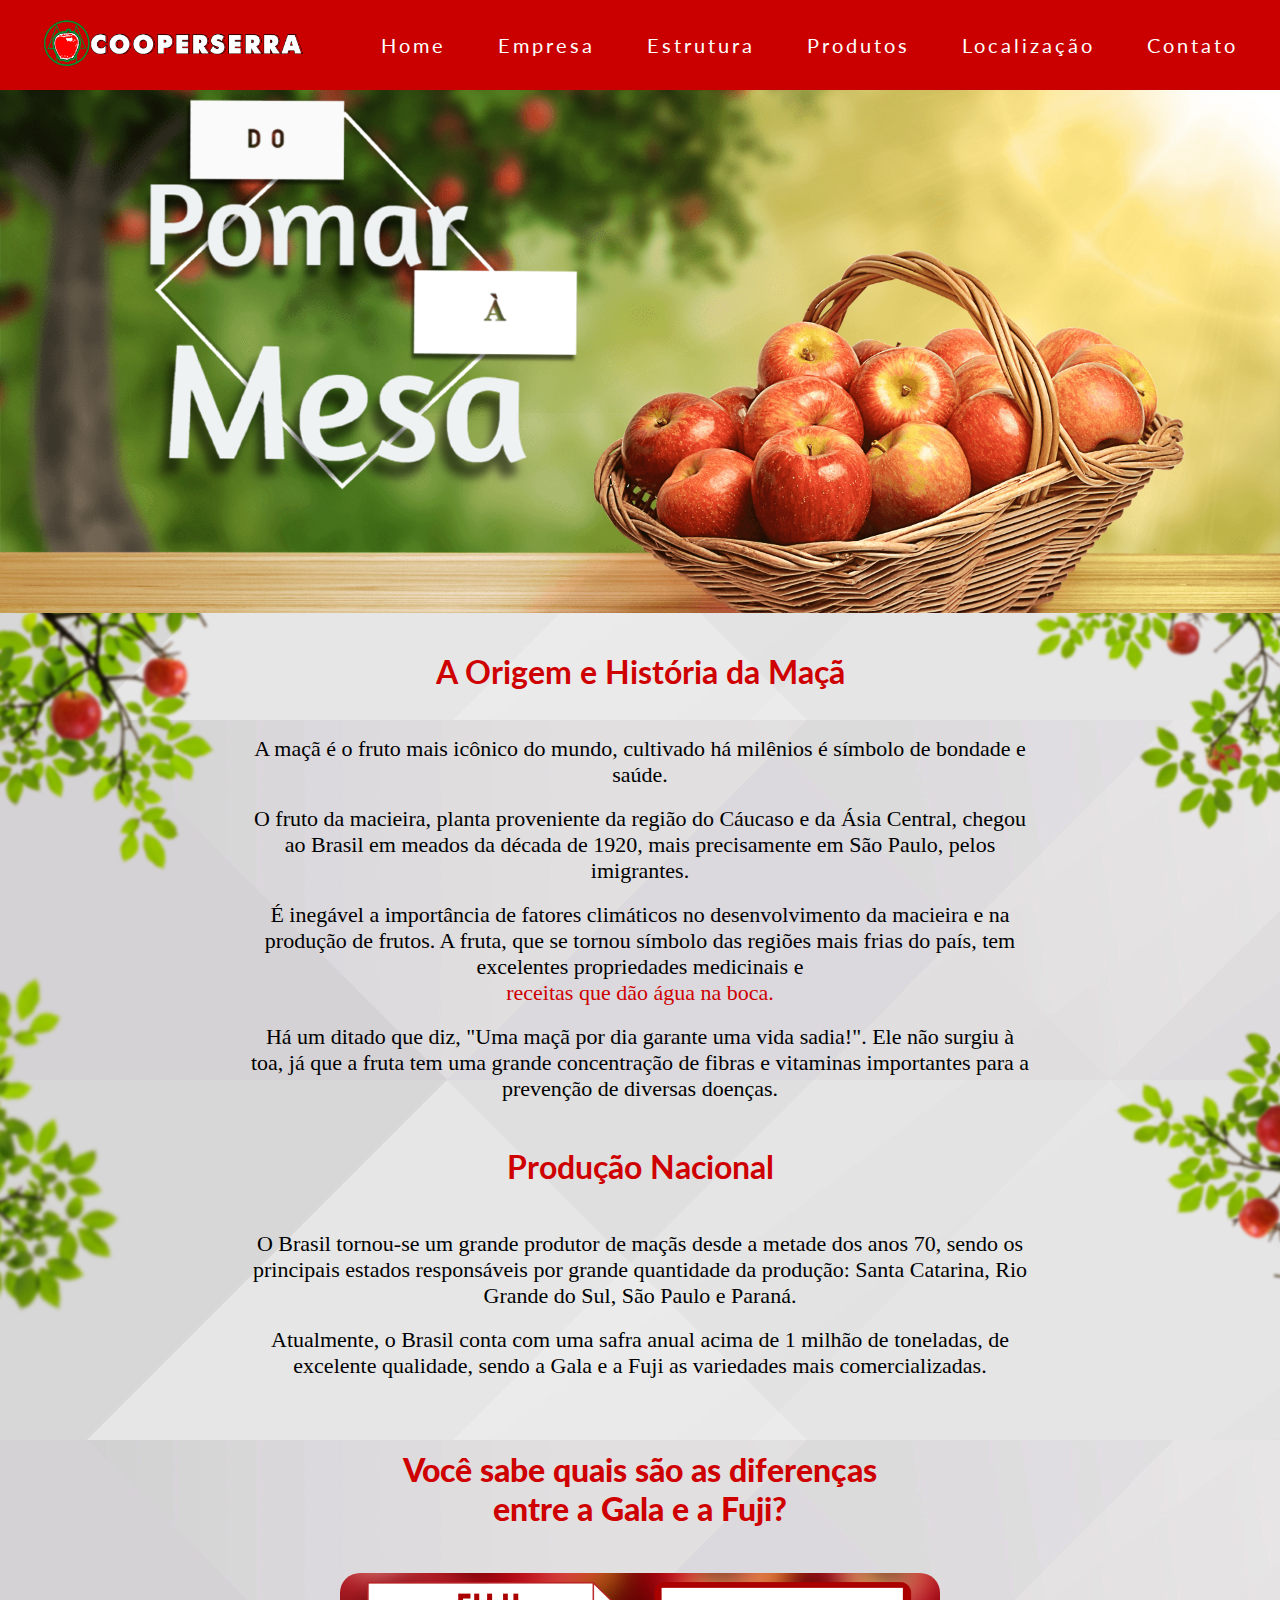
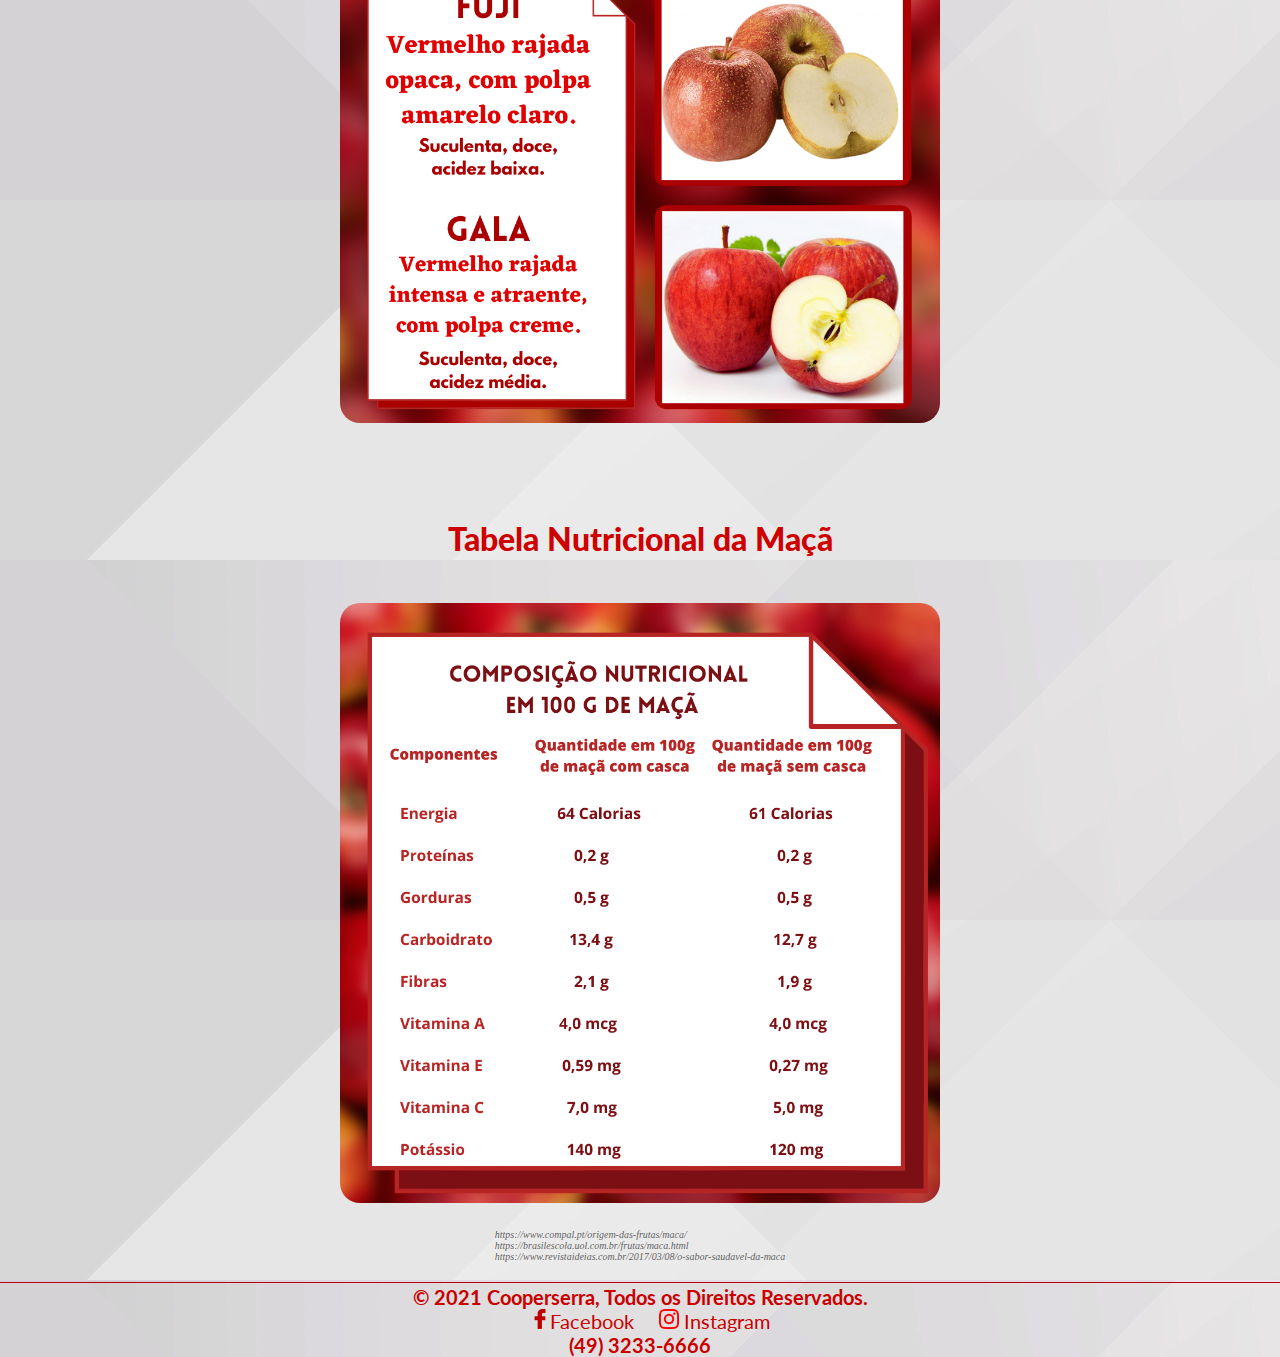
<file: index.html>
<!DOCTYPE html>
<html lang="br">
<head>
  <meta charset="UTF-8">
  <meta http-equiv="X-UA-Compatible" content="IE=edge">
  <meta name="viewport" content="width=device-width, initial-scale=1.0">
  <link rel="stylesheet" href="index.css">
  <link rel="stylesheet" href="nav_footer.css">
  <link rel="preconnect" href="https://fonts.googleapis.com">
  <link rel="preconnect" href="https://fonts.gstatic.com" crossorigin>
  <link href="https://fonts.googleapis.com/css2?family=Lato:wght@700&display=swap" rel="stylesheet">
  <link rel="sortcut icon" href="img/logo.png"/>
  <title>Cooperserra | Do Pomar à Mesa</title>
</head>
<body>  
  <header>
    <nav>
      <a class="logo" href="index.html"><img src="img/logo_3d.png" width="320px"></a>
      <div class="mobile-menu">
         <div class="line1"></div>
         <div class="line2"></div>
         <div class="line3"></div>
      </div>
        <ul class="nav-list">
         <li><a href="index.html">Home</a></li>  
         <li><a href="empresa.html">Empresa</a></li>
         <li><a href="estrutura.html">Estrutura</a></li>
         <li><a href="produtos.html">Produtos</a></li>
         <li><a href="localizacao.html">Localização</a></li>
         <li><a href="contato.html">Contato</a></li>
        </ul>
    </nav>
</header>
<script src="mobile-navbar.js"></script>
  <section class="body">
    <img src="img/banner_principal.png" class="banner">

      <section class="historia_maca">
        <h1>A Origem e História da Maçã</h1>
          <p>A maçã é o fruto mais icônico do mundo, cultivado há milênios é símbolo de bondade e saúde.</p>
            <br>
          <p>O fruto da macieira, planta proveniente da região do Cáucaso e da Ásia Central, chegou ao Brasil em meados da década de 1920, mais precisamente em São Paulo, pelos imigrantes.</p>
            <br>
          <p>É inegável a importância de fatores climáticos no desenvolvimento da macieira e na produção de frutos. A fruta, que se tornou símbolo das regiões mais frias do país, tem excelentes propriedades medicinais e <a class="link_receitas" href="receitas.html">receitas que dão água na boca.</a></p>
            <br>
          <p>Há um ditado que diz, "Uma maçã por dia garante uma vida sadia!". Ele não surgiu à toa, já que a fruta tem uma grande concentração de fibras e vitaminas importantes para a prevenção de diversas doenças.</p>

        <h1>Produção Nacional</h1>
          <p>O Brasil tornou-se um grande produtor de maçãs desde a metade dos anos 70, sendo os principais estados responsáveis por grande quantidade da produção: Santa Catarina, Rio Grande do Sul, São Paulo e Paraná.</p>
            <br>
          <p>Atualmente, o Brasil conta com uma safra anual acima de 1 milhão de toneladas, de excelente qualidade, sendo a Gala e a Fuji as variedades mais comercializadas.</p>

      <section class="informacoes"> 
        <div class="tipos">
              <h1>Você sabe quais são as diferenças entre a Gala e a Fuji?</h1> 
          <img src="img/tipo_de_macas.png">
        </div>  

        <div class="tipos">
            <h1>Tabela Nutricional da Maçã</h1>
        <img src="img/tabela_maca.png">
        </div>

      </section>  

        <div class="fontes">
          <div><cite>https://www.compal.pt/origem-das-frutas/maca/</cite></div>
          <div><cite>https://brasilescola.uol.com.br/frutas/maca.html</cite> </div>
          <div><cite>https://www.revistaideias.com.br/2017/03/08/o-sabor-saudavel-da-maca</cite></div>
        </div>
     
</section> 
      <div class="hr"></div>
      <footer>          
           <h4>© 2021 Cooperserra, Todos os Direitos Reservados.</h4>     
       <div class="redes_sociais">  
           <a href="https://www.facebook.com/cooperativacooperserra/" target="_blank" class="face"><img src="img/facebook.png" width="20px">Facebook</a>
           <a href="https://www.instagram.com/cooperativacooperserra/" target="_blank" class="insta"><img src="img/instagram.png" width="20px"> Instagram</a>      
       </div>
          <h4>(49) 3233-6666</h4>
   </footer>
</section>
</body>
</html>
</file>
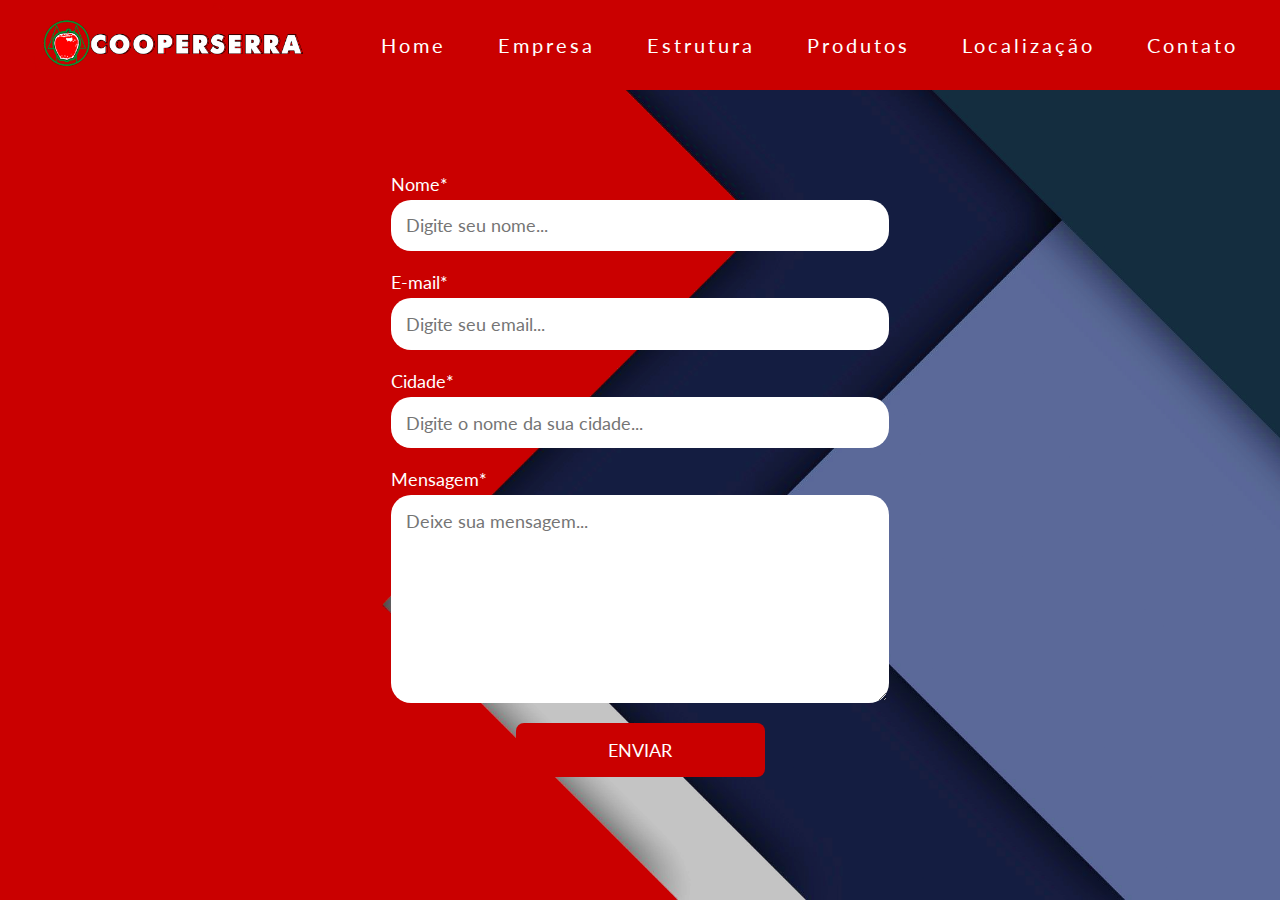
<file: contato.html>
<!DOCTYPE html>
<html lang="br">
<head>
     <meta charset="UTF-8">
     <meta http-equiv="X-UA-Compatible" content="IE=edge">
     <meta name="viewport" content="width=device-width, initial-scale=1.0">
     <link rel="stylesheet" href="contato.css">
     <link rel="stylesheet" href="nav_footer.css">
     <link rel="preconnect" href="https://fonts.googleapis.com">
     <link rel="preconnect" href="https://fonts.gstatic.com" crossorigin>
     <link href="https://fonts.googleapis.com/css2?family=Lato:wght@700&display=swap" rel="stylesheet">
     <link rel="sortcut icon" href="img/logo.png"/>
     <title>Cooperserra | Fale Conosco</title>
</head>
<body>
   <header>
      <nav>
        <a class="logo" href="index.html"><img src="img/logo_3d.png" width="320px"></a>
        <div class="mobile-menu">
           <div class="line1"></div>
           <div class="line2"></div>
           <div class="line3"></div>
        </div>
          <ul class="nav-list">
           <li><a href="index.html">Home</a></li>  
           <li><a href="empresa.html">Empresa</a></li>
           <li><a href="estrutura.html">Estrutura</a></li>
           <li><a href="produtos.html">Produtos</a></li>
           <li><a href="localizacao.html">Localização</a></li>
           <li><a href="contato.html">Contato</a></li>
          </ul>
      </nav>
  </header>
  <script src="mobile-navbar.js"></script>

   <section class="contato">   
      <form action="https://formsubmit.co/recepcao@cooperserra.com.br" method="POST" class="form">

         <label class="titulo_input" for="name">Nome*</label>
         <input type="text" name="Nome" id="name" placeholder="Digite seu nome..." required />

         <label class="titulo_input" for="email">E-mail*</label>
         <input type="email" name="Email" id="email" placeholder="Digite seu email..."  required />

         <label class="titulo_input" for="email">Cidade*</label>
         <input type="text" name="Cidade" id="cidade" placeholder="Digite o nome da sua cidade..."/>

         <label class="titulo_input" for="message">Mensagem*</label>
         <textarea name="Mensagem" id="message" placeholder="Deixe sua mensagem..."  required></textarea>

         <input type="hidden" name="_captcha" value="false" />
         <input type="hidden"name="_next" value="http://www.cooperserra.com.br/contato_obrigado.html"/>
         
         <button type="submit">Enviar</button>
         
      </form>     
   </section> 

</body>
</html>
</file>
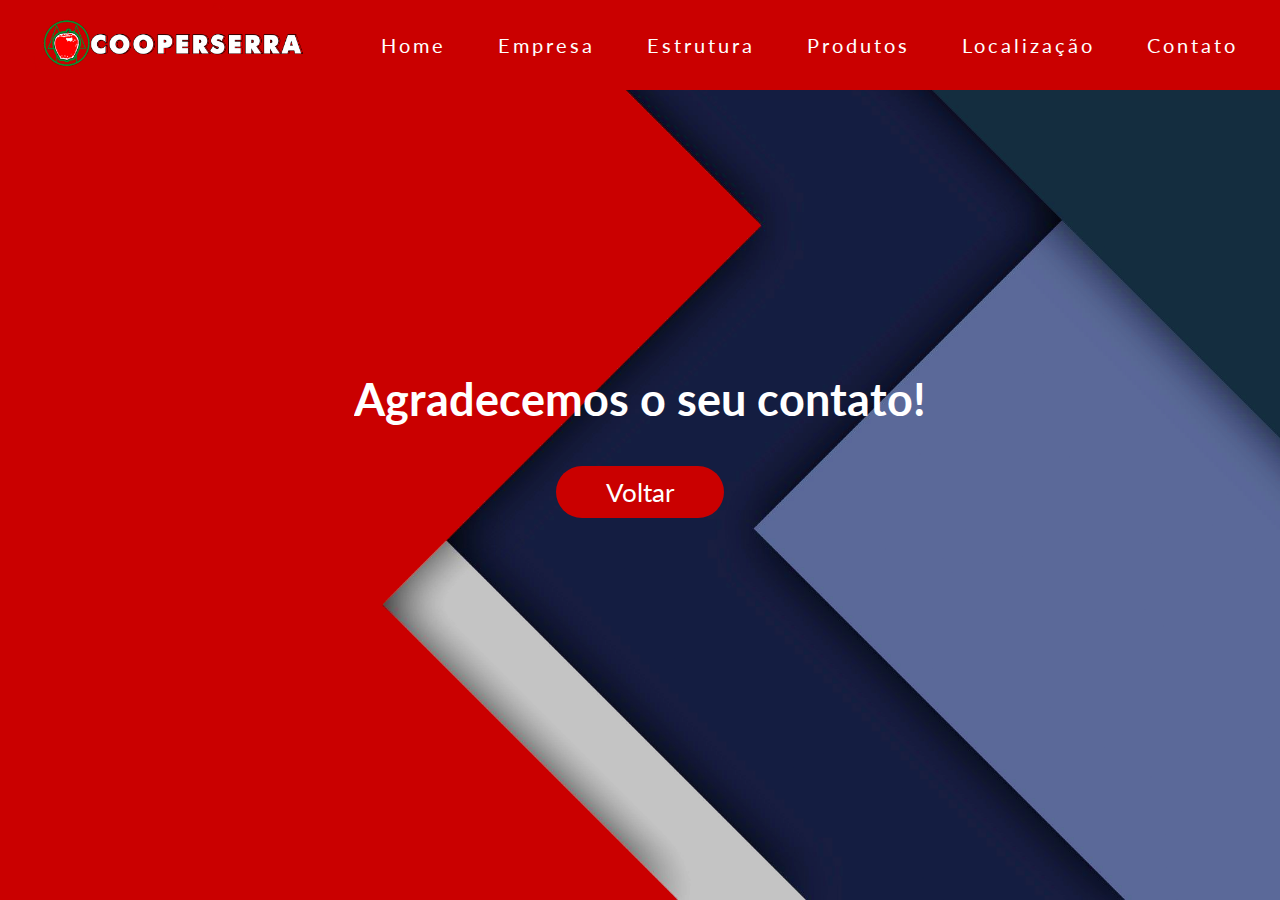
<file: contato_obrigado.html>
<!DOCTYPE html>
<html lang="br">
<head>
   <meta charset="UTF-8">
   <meta http-equiv="X-UA-Compatible" content="IE=edge">
   <meta name="viewport" content="width=device-width, initial-scale=1.0">
   <link rel="stylesheet" href="nav_footer.css">
   <link rel="stylesheet" href="contato.css">
   <link rel="preconnect" href="https://fonts.googleapis.com">
   <link rel="preconnect" href="https://fonts.gstatic.com" crossorigin>
   <link href="https://fonts.googleapis.com/css2?family=Lato:wght@700&display=swap" rel="stylesheet">
   <link rel="sortcut icon" href="img/logo.png"/>
   <title>Cooperserra | Obrigado</title>
</head>
<body>
      <header>
            <nav>
              <a class="logo" href="index.html"><img src="img/logo_3d.png" width="320px"></a>
              <div class="mobile-menu">
                 <div class="line1"></div>
                 <div class="line2"></div>
                 <div class="line3"></div>
              </div>
                <ul class="nav-list">
                 <li><a href="index.html">Home</a></li>  
                 <li><a href="empresa.html">Empresa</a></li>
                 <li><a href="estrutura.html" target="_blank">Estrutura</a></li>
                 <li><a href="produtos.html" target="_blank">Produtos</a></li>
                 <li><a href="localizacao.html" target="_blank">Localização</a></li>
                 <li><a href="contato.html" target="_blank">Contato</a></li>
                </ul>
            </nav>
        </header>
        <script src="mobile-navbar.js"></script>
<div class="body_obrigado">      
      <section class="form_obrigado">
            <h1>Agradecemos o seu contato!</h1>
            <a class="botao_voltar" href="contato.html">Voltar</a>
      </section>
</div>      
</body>
</html>
</file>
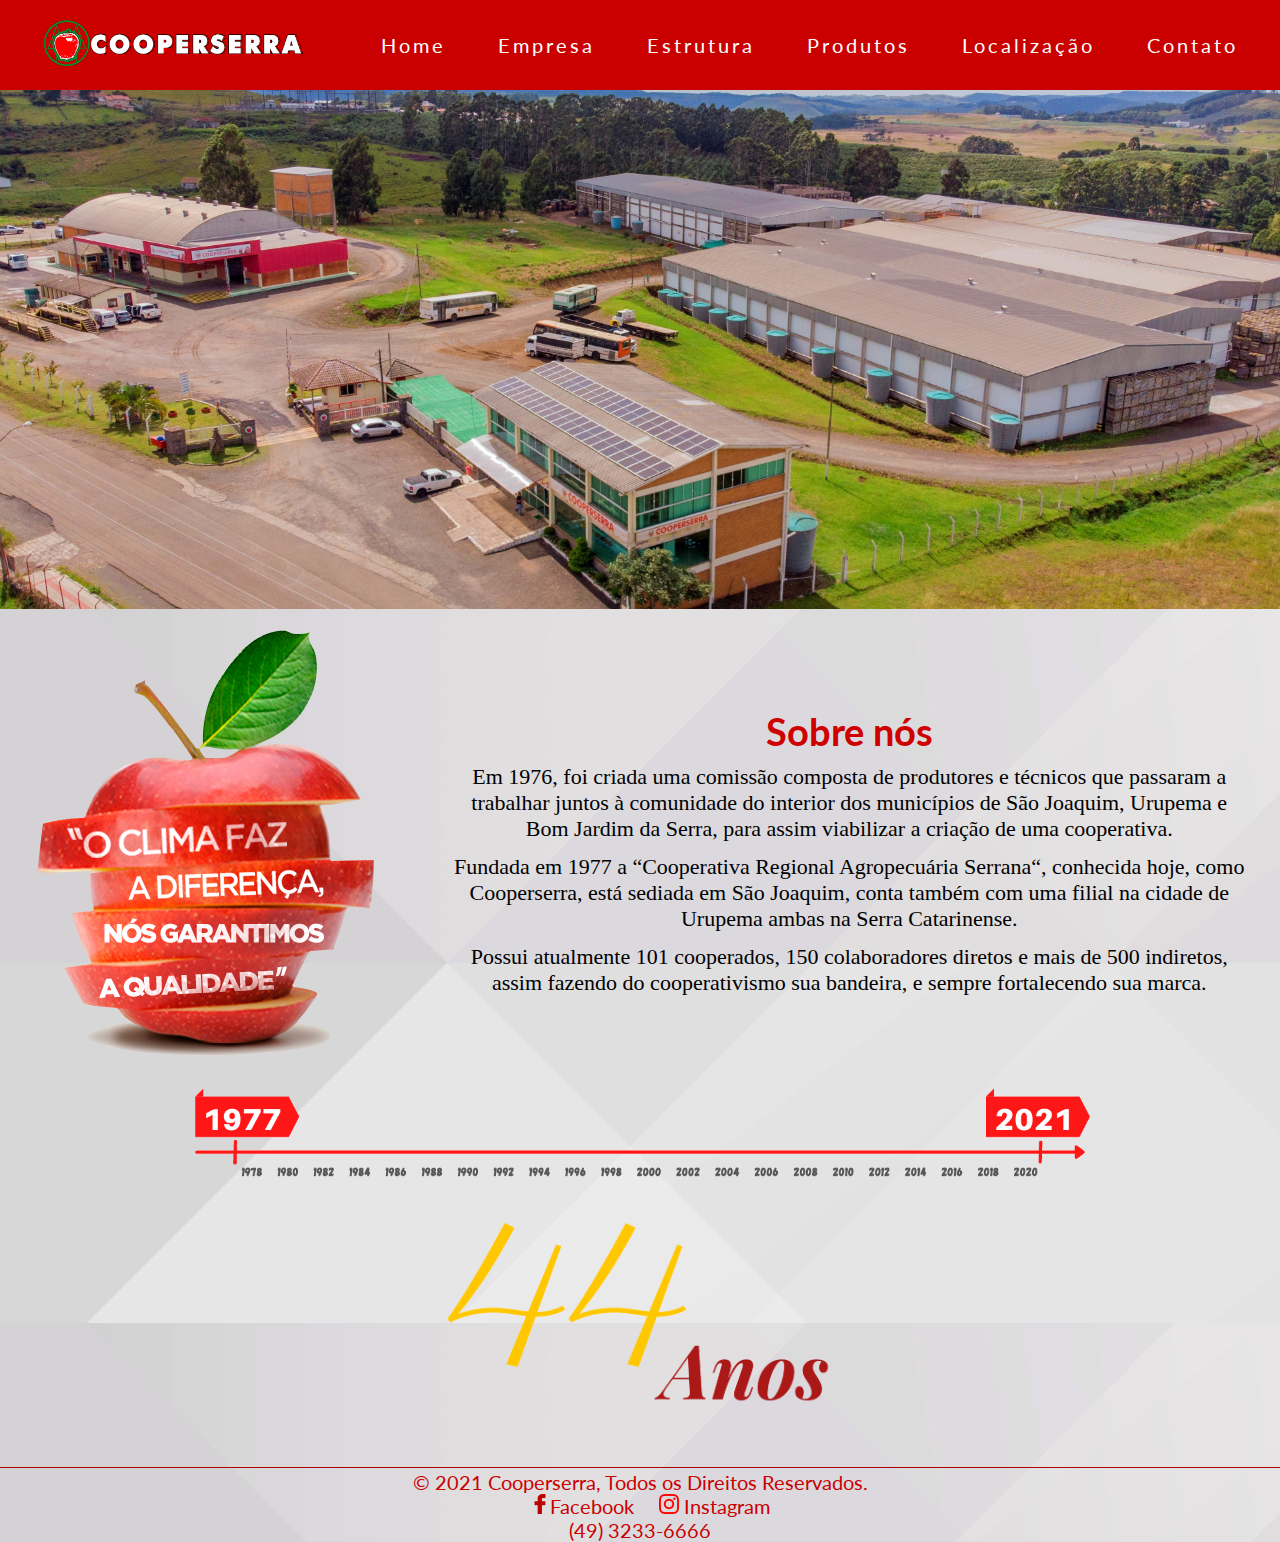
<file: empresa.html>
<!DOCTYPE html>
<html lang="br">
<head>
  <meta charset="UTF-8">
  <meta http-equiv="X-UA-Compatible" content="IE=edge">
  <meta name="viewport" content="width=device-width, initial-scale=1.0">
  <link rel="stylesheet" href="empresa.css">
  <link rel="stylesheet" href="nav_footer.css">
  <link rel="preconnect" href="https://fonts.googleapis.com">
  <link rel="preconnect" href="https://fonts.gstatic.com" crossorigin>
  <link href="https://fonts.googleapis.com/css2?family=Lato:wght@700&display=swap" rel="stylesheet">
  <link rel="sortcut icon" href="img/logo.png"/>
  <title>Cooperserra | Empresa</title>
</head>
<body>
  <header>
    <nav>
      <a class="logo" href="index.html"><img src="img/logo_3d.png" width="320px"></a>
      <div class="mobile-menu">
         <div class="line1"></div>
         <div class="line2"></div>
         <div class="line3"></div>
      </div>
        <ul class="nav-list">
         <li><a href="index.html">Home</a></li>  
         <li><a href="empresa.html">Empresa</a></li>
         <li><a href="estrutura.html">Estrutura</a></li>
         <li><a href="produtos.html">Produtos</a></li>
         <li><a href="localizacao.html">Localização</a></li>
         <li><a href="contato.html">Contato</a></li>
        </ul>
    </nav>
</header>
<script src="mobile-navbar.js"></script>

  <img src="img/aerea1.jpg" class="banner">

<div class="banner_empresa">

    <section class="empresa">

      <div class="maca_fatiada">
        <img src="img/maca_fatiada.png">
      </div>
      
      <div class="conteudo">
        <h1>Sobre nós</h1>
        <p>
          Em 1976, foi criada uma comissão composta de produtores e técnicos que passaram a trabalhar juntos à comunidade do interior dos municípios de São Joaquim, Urupema e Bom Jardim da Serra, para assim viabilizar a criação de uma cooperativa.
        </p>
        <P>
          Fundada em 1977 a “Cooperativa Regional Agropecuária Serrana“, conhecida hoje, como Cooperserra, está sediada em São Joaquim, conta também com uma filial na cidade de Urupema ambas na Serra Catarinense.
        </P>  
        <p>
          Possui atualmente 101 cooperados, 150 colaboradores diretos e mais de 500 indiretos, assim fazendo do cooperativismo sua bandeira, e sempre fortalecendo sua marca.
        </p>
      </div>
    </section>

      <div class="timeline">
        <img src="img/timeline.png">
      </div>

      <div class="aniversario">
        <img src="img/44.png">
      </div> 

      <div class="hr"></div>
      <footer>          
           <p>© 2021 Cooperserra, Todos os Direitos Reservados.</p>     
       <div class="redes_sociais">  
           <a href="https://www.facebook.com/cooperativacooperserra/" target="_blank" class="face"><img src="img/facebook.png" width="20px">Facebook</a>
           <a href="https://www.instagram.com/cooperativacooperserra/" target="_blank" class="insta"><img src="img/instagram.png" width="20px"> Instagram</a>      
       </div>
          <p>(49) 3233-6666</p>
      </footer>
   
</div>
</body>
</html>
</file>
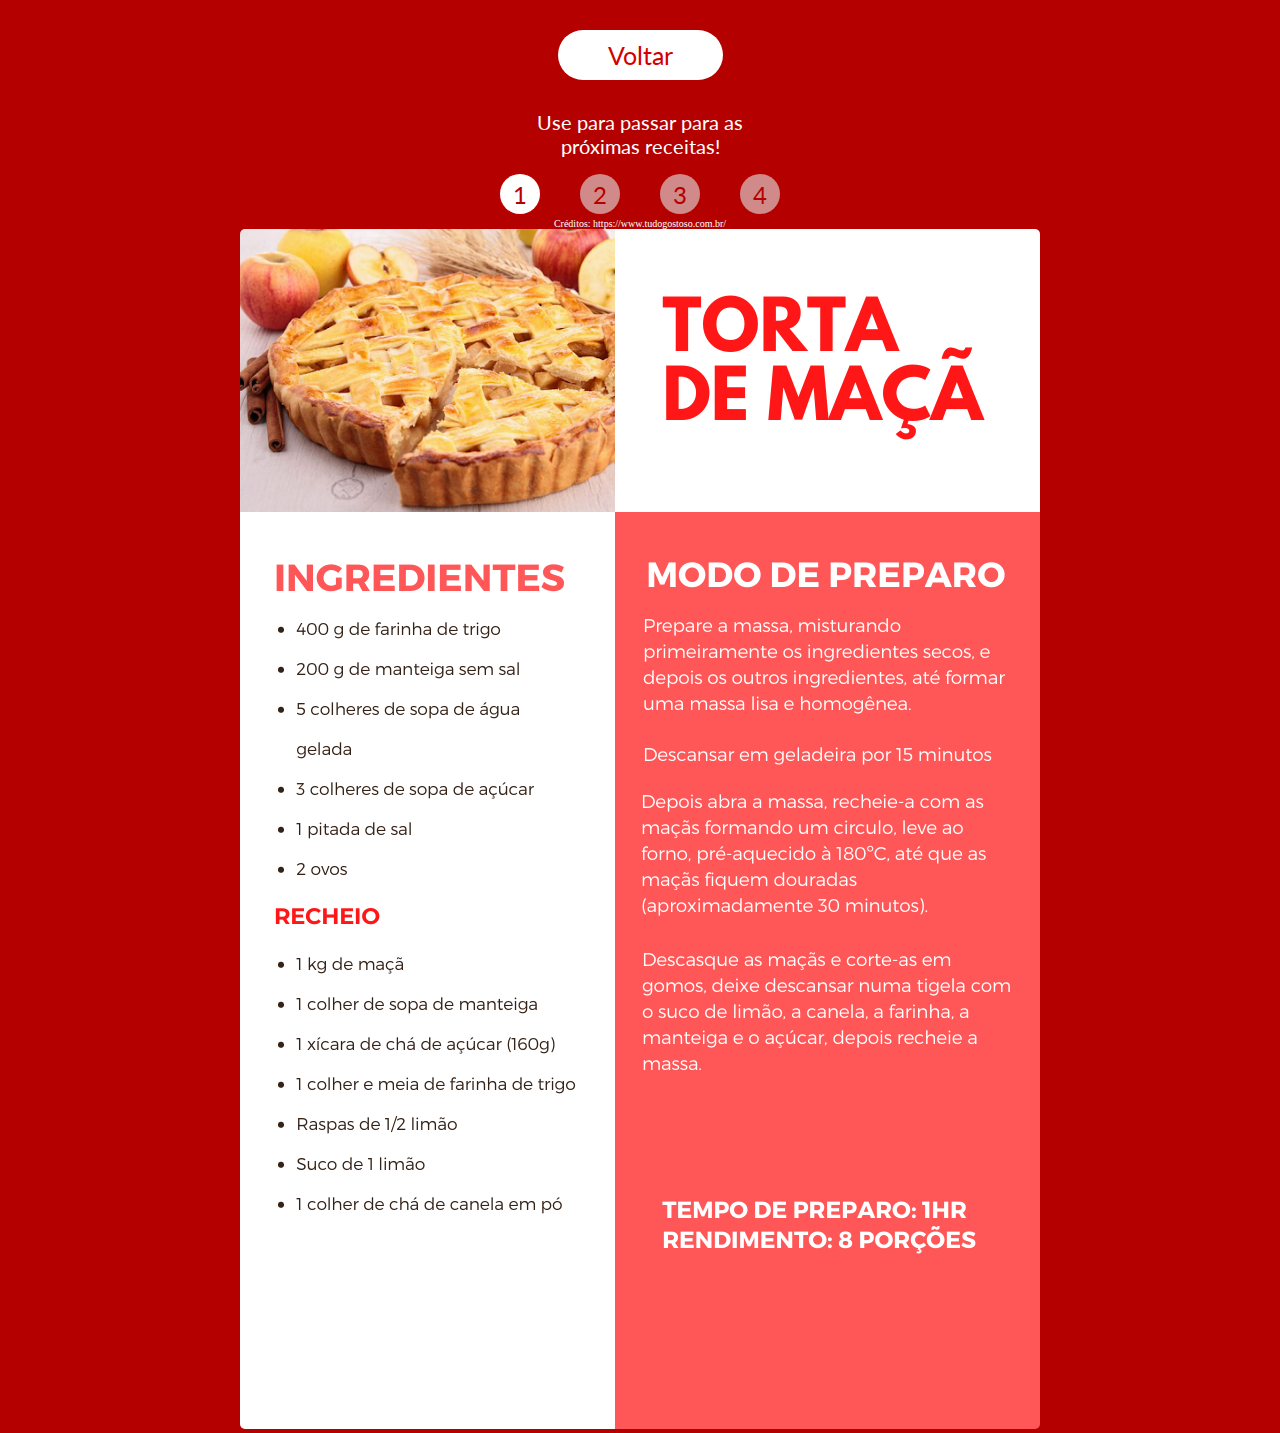
<file: receitas.html>
<!DOCTYPE html>
<html lang="br">
<head>
   <meta charset="UTF-8">
     <meta http-equiv="X-UA-Compatible" content="IE=edge">
     <meta name="viewport" content="width=device-width, initial-scale=1.0">
     <link rel="stylesheet" href="receitas.css">
     <link rel="preconnect" href="https://fonts.googleapis.com">
     <link rel="preconnect" href="https://fonts.gstatic.com" crossorigin>
     <link href="https://fonts.googleapis.com/css2?family=Lato:wght@700&display=swap" rel="stylesheet">
     <link rel="sortcut icon" href="img/logo.png"/>
     <title>Cooperserra | Receitas</title>
</head>
<body> 
  <section class="receitas"><!--inicio das receitas-->

      <div class="botao_receitas"><!--link para voltar para os produtos-->
         <a href="produtos.html">Voltar</a>
      </div>

      <div class="passar">
        <p>Use para passar para as <br> próximas receitas!</p>
     </div>

     <div class="fontes">
      <p>Créditos: https://www.tudogostoso.com.br/</p>
     </div>

    <div class="img-slider">
      <div class="slide active">
        <img src="img/receitas/torta_de_maca.png">
      </div>

      <div class="slide">
         <img src="img/receitas/maca_do_amor.png">
      </div>

      <div class="slide">
         <img src="img/receitas/geleia de maca.png">
      </div>

      <div class="slide">
         <img src="img/receitas/bolo_de_maca.png">
      </div>

      <div class="navigation"><!--botões de navegação das receitas-->
        <div class="btn active">1</div>
        <div class="btn">2</div>
        <div class="btn">3</div>
        <div class="btn">4</div>
      </div>
    </div>

  </section><!--final das receitas-->

    <script type="text/javascript">/*Java script dos botões de navegação*/
    var slides = document.querySelectorAll('.slide');
    var btns = document.querySelectorAll('.btn');
    let currentSlide = 1;

    //Javascript
    var manualNav = function(manual){
      slides.forEach((slide) => {
        slide.classList.remove('active');

        btns.forEach((btn) => {
          btn.classList.remove('active');
        });
      });

      slides[manual].classList.add('active');
      btns[manual].classList.add('active');
    }

    btns.forEach((btn, i) => {
      btn.addEventListener("click", () => {
        manualNav(i);
        currentSlide = i;
      });
    });
    </script>
    
</body>
</html>
</file>
<file: index.css>
@media (max-width:999px){
   .banner{
      margin-top: 10vh;
   }

   .historia_maca > p{
      margin-left: 25px;
      margin-right: 25px;
   }

   .tipos > img{
      width: 350px;
   }
}

.banner{
   width: 100%;
   margin-bottom: -10px;
}

.body{
   background-image: url(img/background_white_empresa.jpg);
   background-size: 100%;
}

.historia_maca{
   display: flex;
   align-items: center;
   justify-content: center;
   flex-direction: column;
   background-image: url(img/banner_galhos.png);
   background-size: 100%;
   background-repeat: no-repeat;
}

.historia_maca h1{
   display: flex;
   margin: 45px;
   color: rgb(206, 0, 0);
   font-size:xx-large;
   text-align: center;
 }
 
.historia_maca p{
   display: flex;
   align-items: center;
   justify-content: center;
   flex-direction: column;
   text-align: center;
   max-width: 780px;
   font-size: 22px;
   font-family: tahoma;
}

.link_receitas{
   color: rgb(206, 0, 0);
}

.link_receitas:hover{
   color: rgb(174, 0, 0);
}

.informacoes{
   width: 100%;
   display: flex;
   align-items: center;
   justify-content: center;
   flex-direction: row;
   flex-wrap: wrap;
}

.informacoes > .tipos{
   width: 600px;
   display: flex;
   align-items: center;
   text-align: center;
   flex-direction: column;
   margin: 2vw;
}

.informacoes h1{
   color: rgb(206, 0, 0);
   display: flex;
   margin: 45px;
   font-weight:900;
   font-size:xx-large;
   text-align: center;
}

.tipos_text{
   margin-bottom: 40px;
}

.tipos > img{
   max-width: 600px;
   border-radius: 20px;
}

.fontes{
   font-size: 10px;
   text-align: left;
   color:rgba(0, 0, 0, 0.638);
   margin-bottom: 20px;
}
</file>
<file: nav_footer.css>
* {
  margin: 0;
  padding: 0;
  overflow-x: hidden;
  text-decoration: none;
 }
 
body{
  width: 100%;
  height: auto;
  background-color: #fff;
}

h1{
  font-family:'Lato';
 }

/* barra de navegação */
.nav-list>li>a{
   color: #fff;
   font-family: 'Lato';
   transition: 0.3s;
   font-size: 20px;
 }
 
.nav-list>li> a:hover {
   opacity: 0.7;
 }

.logo > img{
  width: 22vw;
} 
 
 nav {
   display: flex;
   justify-content: space-around;
   align-items: center;
   font-family: system-ui, -apple-system, Helvetica, Arial, sans-serif;
   font-size: 15px;
   background:rgba(202, 0, 0);
   height: 10vh;
   width: 100vw;
   overflow-y: hidden;
   position: fixed;
   top: 0 auto;
 }
 
 .nav-list {
   list-style:none;
   display: flex;
 }
 
 .nav-list li {
   letter-spacing: 3px;
   margin-left: 12px;
   padding: 20px;
 }
 
 .mobile-menu {
   display: none;
   cursor: pointer;
 }
 
 .mobile-menu div {
   width: 32px;
   height: 2px;
   background: rgb(255, 255, 255);
   margin: 8px;
   transition: 0.3s;
 }
 
 @media (max-width: 999px) {/*barra de navegação responsiva*/
   body {
     overflow-x:hidden;
     background-color:#fff;
   }

   .logo img{
     width: 35vh;
   }

   .nav-list {
    position: fixed;
    top: 0 auto;
    top: 10vh;
    right: 0;
    width: 50vw;
    height: 70vh;
    background: rgb(202, 0, 0);
    flex-direction: column;
    align-items: center;
    justify-content: space-evenly;
    transform: translateX(100%);
    transition:0.3s ease-in;
   }
   .nav-list li {
     margin-left: 0;
     opacity: 0;
     overflow-y: hidden;
   }
   .mobile-menu {
     display: block;
   }
 }
 
 .nav-list.active {
   transform: translateX(0);
 }
 
 @keyframes navLinkFade {
   from {
     opacity: 0;
     transform: translateX(50px);
   }
   to {
     opacity: 1;
     transform: translateX(0);
   }
 }
 
 .mobile-menu.active .line1 {
   transform: rotate(-45deg) translate(-8px, 8px);
 }
 
 .mobile-menu.active .line2 {
   opacity: 0;
 }
 
 .mobile-menu.active .line3 {
   transform: rotate(45deg) translate(-5px, -7px);
 }
 /* final barra de navegação */

 /* footer */
 .hr{
   height: 1px;
   width: 100%;
   margin-bottom: 2px;
   background-color:rgb(179, 0, 0);
 }

 footer{
   display: flex;
   align-items: center;
   justify-content: center;
   flex-direction: column;
   text-align: center;
   font-family:'Lato';
   font-size: 20px;
   color: rgb(202, 0, 0);
 }

 .face,.insta,.phone{
   margin-left: 20px;
   color: rgb(202, 0, 0);
 }

 .redes_sociais :hover{
    opacity: 0.8;
 }
</file>
<file: contato.css>
* {
  margin: 0;
  padding: 0;
  box-sizing: border-box;
}

.contato {
  background-color: rgb(202,0,0);
  background-image: url(img/red_white_abstract.png);
  background-size:cover;
  background-position: center;
  min-height: 100vh;
  display: flex;
  align-items: center;
  justify-content: center;
  flex-direction: column;
  font-family: 'Lato';
  padding-right: 1rem;
  padding-left: 1rem;
}

.form{
  width: 100%;
  max-width: 498px;
  font-size: 18px;
  margin-top: 100px;
  margin-bottom: 50px;
}

.form input,
.form textarea{
  display: block;
  width: 100%;
}

.titulo_input{
  color: #fff;
  line-height: 1;
}

.form input,
.form textarea {
  font: inherit;
  padding: 0.8rem;
  margin-top: 5px;
  margin-bottom: 20px;
  border: 2px solid transparent;
  border-radius: 20px;
  transition: border-color 0.2s;
}

.form textarea {
  min-height: 13rem;
  resize: vertical;
}

.form input:hover,
.form input:focus,
.form textarea:hover,
.form textarea:focus {
  outline: none;
  border-color: rgb(151, 0, 0);
}

.form button {
  display: block;
  margin: 0 auto;
  width: 50%;
  padding: 1rem;
  background: rgb(202, 0, 0);
  color: #fff;
  font: inherit;
  text-transform: uppercase;
  border: none;
  border-radius: 8px;
  cursor: pointer;
  transition: 0.2s;
}

.form button:hover,
.form button:focus {
  outline: none;
  background: rgb(109, 0, 0);
}

.body_obrigado{
  background-color: rgb(202,0,0);
  background-image: url(img/red_white_abstract.png);
  background-size:cover;
  background-position: center;
  min-height: 100vh;
  display: flex;
  align-items: center;
  justify-content: center;
  flex-direction: column;
  font-family: 'Lato';
  padding-right: 1rem;
  padding-left: 1rem;
}

.form_obrigado{
  display: flex;
  flex-direction: column;
  align-items: center;
}

.form_obrigado > h1{
  color: white;
  font-family: 'lato';
  font-size: 45px;
  margin-bottom: 30px;
  text-align: center;
}

.form_obrigado > a{
  margin: 10px;
  background-color: rgb(202,0,0);
  color: #fff;
  padding: 10px 50px 10px 50px;
  text-decoration: none;
  font-size: 26px; 
  border-radius: 50px; 
}

.botao_voltar:hover{
 background-color: rgb(128, 0, 0);
}
</file>
<file: empresa.css>
@media (max-width:999px){
  .conteudo > p{
     margin-left: 20px;
     margin-right: 20px;
  }

  .timeline{
    width: 80%;
    margin: 0 auto;
  }
}

.banner{
  margin-top: 10vh;
  width: 100%;
  margin-bottom: -10px;
}

.banner_empresa{
  background-image: url(img/background_white_empresa.jpg);
  background-size:100%;
}

.empresa{  
  margin-top: 20px;
  display: flex;
  align-items: center;
  justify-content: center;
  flex-wrap: wrap;
}

.empresa h1{
  margin: 10px;
  color: rgb(206, 0, 0);
  font-size:38px;
  text-align: center;
}

.conteudo{
  text-align: center;
  width: 800px;
  font-size: 22px;
  margin: 0 auto;
}

.conteudo > p{
  margin-bottom: 12px;
  font-family: tahoma;
}

.maca_fatiada{
  margin: 0 auto;
  height: 460px;
}

.timeline{
  display: flex;
  align-items: center;
  justify-content: center;
}

.timeline>img{
  width:900px;
}

.aniversario>img{
  width: 390px;
}

.aniversario{
  display: flex;
  align-items: center;
  justify-content: center;
  width: 100%;
  margin-top: 30px;
  margin-bottom: 60px;
}
</file>
<file: receitas.css>
*{
  margin: 0;
  padding: 0;
}

body{
  display: flex;
  align-items: center;
  justify-content: center;
  background-size: 100%;
  background-color: rgb(181, 0, 0); 
}

.botao_receitas a{
   margin: 30px;
   background-color: rgb(255, 255, 255);
   color: rgb(211, 0, 0);
   padding: 10px 50px 10px 50px;
   text-decoration: none;
   font-size: 25px; 
   font-family: 'Lato';
   border-radius: 50px; 
}

.botao_receitas :hover{
  background-color: rgb(181, 0, 0);
  color: #fff;
  border: 1px solid rgb(255, 255, 255);;
}

.botao_receitas{
  display: grid;
  place-items: center;
}

.img-slider{
  margin: 0 auto;
  position: relative;
  width: 800px;
  height: 400px;
}

.img-slider .slide{
  z-index: 1;
  position: absolute;
  width: 100%;
  clip-path: circle(0% at 0 50%);
}

.img-slider .slide.active{
  clip-path: circle(150% at 0 50%);
  transition: 2s;
  transition-property: clip-path;
}

.img-slider .slide img{
  z-index: 1;
  width: 100%;
  border-radius: 5px;
}

.fontes{
  display: flex;
  align-items: center;
  justify-content: center;
  color: #fff;
  text-align: center;
  font-size: 10px;

}

.img-slider .navigation{
  z-index: 2;
  position: absolute;
  display: flex;
  top: -75px;
  left: 50%;
  transform: translateX(-50%);
}

.passar{
  text-align: center;
  font-family: 'Lato';
  font-size: 20px;
  color: #fff;
  margin-bottom: 60px;
}

.img-slider .navigation .btn{ 
  text-align: center;
  display: flex;
  align-items: center;
  justify-content: center;
  color: rgb(181, 0, 0);
  background: rgba(226, 226, 226, 0.611);
  font-size:24px;
  font-family: 'Lato';
  width: 40px;
  height: 40px;
  margin: 20px ;
  border-radius: 50%;
  cursor: pointer;
}

.img-slider .navigation .btn.active{
  background: #ffffff;
  box-shadow: 0 0 2px rgba(255, 2, 2, 0.5);
}

@media (max-width: 820px){
  .img-slider{
    width: 600px;
    height: 375px;
  }

  .img-slider .slide .info{
    padding: 10px 25px;
  }

  .img-slider .slide .info h2{
    font-size: 35px;
  }

  .img-slider .slide .info p{
    width: 70%;
    font-size: 15px;
  }

  .img-slider .navigation{
    bottom: 25px;
  }

  .img-slider .navigation .btn{
    width: 40px;
    height: 40px;
    margin: 10px;
  }
}

@media (max-width: 620px){
  .img-slider{
    width: 400px;
    height: 250px;
  }

  .img-slider .slide .info{
    padding: 10px 20px;
  }

  .img-slider .slide .info h2{
    font-size: 30px;
  }

  .img-slider .slide .info p{
    width: 80%;
    font-size: 13px;
  }

  .img-slider .navigation{
    bottom: 15px;
  }

  .img-slider .navigation .btn{
    width: 40px;
    height: 40px;
    margin: 10px;
  }
}

@media (max-width: 420px){
  .img-slider{
    width: 320px;
    height: 200px;
  }

  .img-slider .slide .info{
    padding: 5px 10px;
  }

  .img-slider .slide .info h2{
    font-size: 25px;
  }

  .img-slider .slide .info p{
    width: 90%;
    font-size: 11px;
  }

  .img-slider .navigation{
    bottom: 10px;
  }
}
</file>
